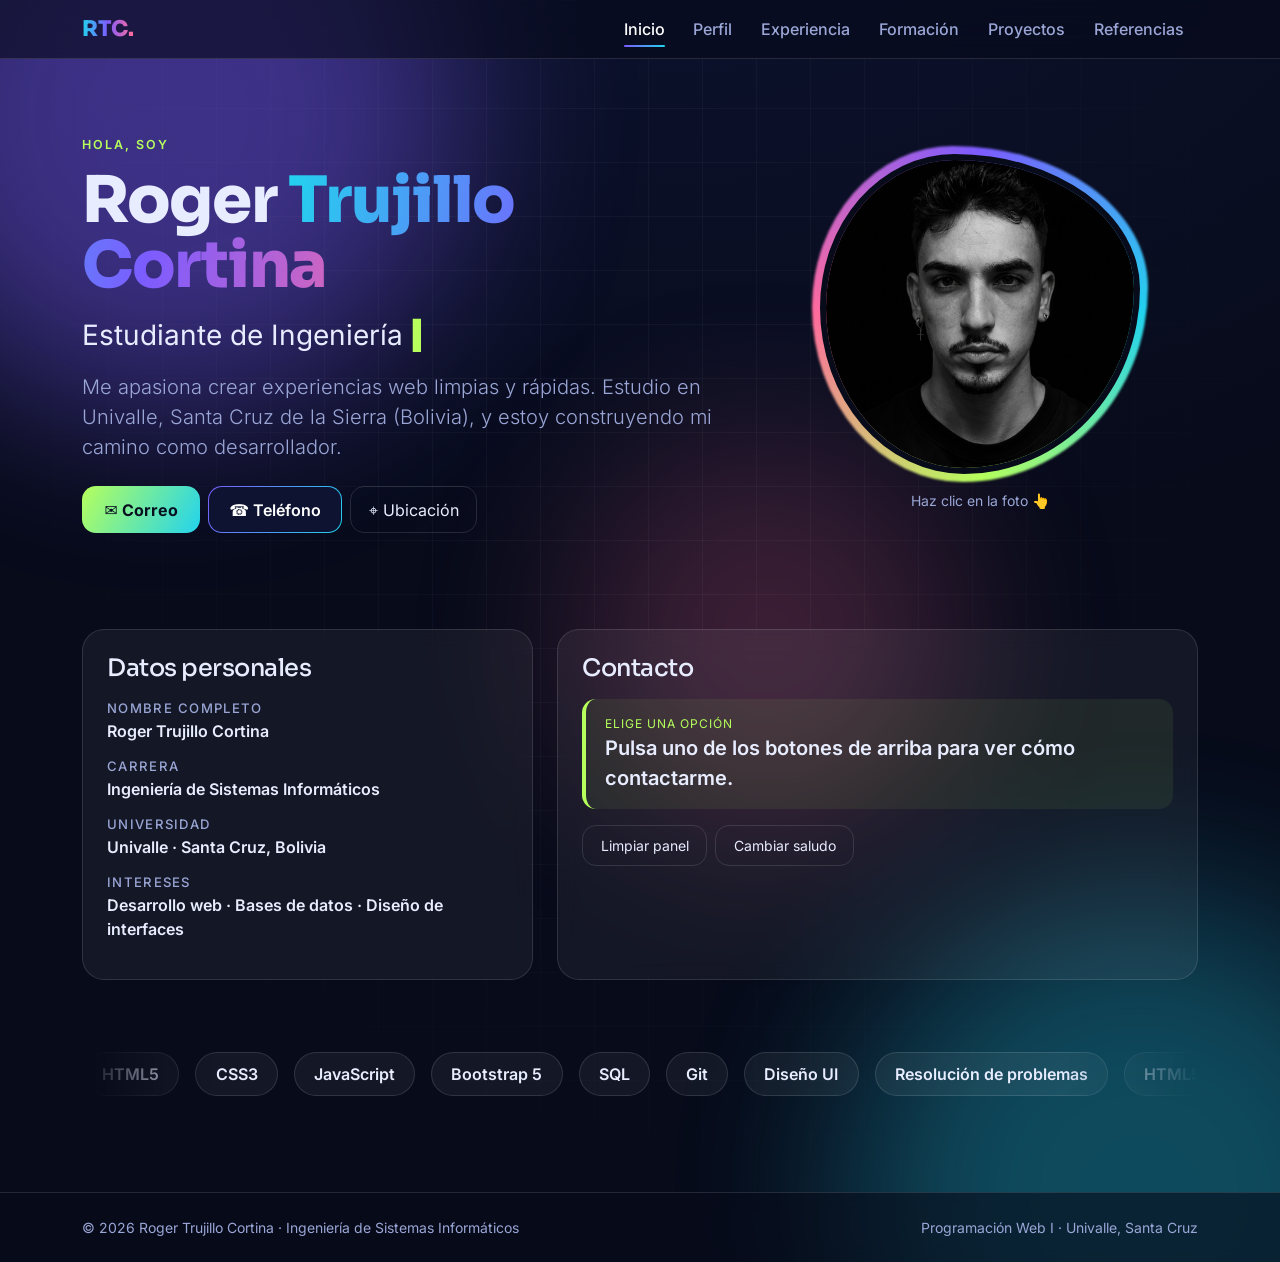
<file: index.html>
<!DOCTYPE html>
<html lang="es" data-bs-theme="dark">
<head>
    <meta charset="UTF-8">
    <meta name="viewport" content="width=device-width, initial-scale=1">
    <meta name="description" content="Perfil profesional de Roger Trujillo Cortina, estudiante de Ingeniería de Sistemas Informáticos.">
    <title>Inicio | Roger Trujillo Cortina</title>
    <link rel="stylesheet" href="css/bootstrap.min.css">
    <link rel="stylesheet" href="css/estilos.css">
</head>
<body>

    <nav class="navbar navbar-expand-lg navbar-glass sticky-top">
        <div class="container">
            <a class="navbar-brand brand" href="index.html">RTC<span>.</span></a>
            <button class="navbar-toggler" type="button" data-bs-toggle="collapse" data-bs-target="#menu" aria-controls="menu" aria-expanded="false" aria-label="Abrir menú">
                <span class="navbar-toggler-icon"></span>
            </button>
            <div class="collapse navbar-collapse" id="menu">
                <ul class="navbar-nav ms-auto">
                    <li class="nav-item"><a class="nav-link" href="index.html">Inicio</a></li>
                    <li class="nav-item"><a class="nav-link" href="perfil.html">Perfil</a></li>
                    <li class="nav-item"><a class="nav-link" href="experiencia.html">Experiencia</a></li>
                    <li class="nav-item"><a class="nav-link" href="formacion.html">Formación</a></li>
                    <li class="nav-item"><a class="nav-link" href="proyectos.html">Proyectos</a></li>
                    <li class="nav-item"><a class="nav-link" href="referencias.html">Referencias</a></li>
                </ul>
            </div>
        </div>
    </nav>

    <header class="container py-5">
        <div class="row align-items-center gx-lg-5 gy-4 py-lg-4">
            <div class="col-lg-7 order-2 order-lg-1">
                <span class="etiqueta reveal">Hola, soy</span>
                <h1 class="display-title display-3 reveal retraso-1" id="nombre">Roger <span class="texto-degradado">Trujillo Cortina</span></h1>
                <p class="fs-3 mt-3 reveal retraso-2"><span id="rol" class="cursor-escritura">Estudiante de Ingeniería de Sistemas</span></p>
                <p class="lead text-suave reveal retraso-2" id="resumen">Me apasiona crear experiencias web limpias y rápidas. Estudio en Univalle, Santa Cruz de la Sierra (Bolivia), y estoy construyendo mi camino como desarrollador.</p>
                <div class="d-flex flex-wrap gap-2 mt-4 reveal retraso-3">
                    <!-- Forma 1 de evento: atributo HTML (onclick en la etiqueta) -->
                    <button class="btn btn-solido" id="btnCorreo" onclick="mostrarContacto('correo')">✉ Correo</button>
                    <!-- Forma 2 de evento: propiedad .onclick (se asigna en index.js) -->
                    <button class="btn btn-neon" id="btnTelefono">☎ Teléfono</button>
                    <!-- Forma 3 de evento: addEventListener (se asigna en index.js) -->
                    <button class="btn btn-fantasma" id="btnUbicacion">⌖ Ubicación</button>
                </div>
            </div>
            <div class="col-lg-5 order-1 order-lg-2 text-center reveal">
                <div class="foto-marco" id="fotoMarco" title="Haz clic en mi foto">
                    <img src="img/foto-roger.jpg" alt="Foto de Roger Trujillo Cortina" id="fotoPerfil" width="600" height="600">
                </div>
                <p class="small text-suave mt-3 mb-0" id="pieFoto">Haz clic en la foto 👆</p>
            </div>
        </div>
    </header>

    <section class="container py-4">
        <div class="row g-4">
            <div class="col-lg-5 reveal">
                <div class="glass p-4 h-100">
                    <h2 class="h4 mb-3">Datos personales</h2>
                    <dl class="lista-datos mb-0">
                        <dt>Nombre completo</dt><dd>Roger Trujillo Cortina</dd>
                        <dt>Carrera</dt><dd>Ingeniería de Sistemas Informáticos</dd>
                        <dt>Universidad</dt><dd>Univalle · Santa Cruz, Bolivia</dd>
                        <dt>Intereses</dt><dd>Desarrollo web · Bases de datos · Diseño de interfaces</dd>
                    </dl>
                </div>
            </div>
            <div class="col-lg-7 reveal retraso-1">
                <div class="glass p-4 h-100">
                    <h2 class="h4 mb-3">Contacto</h2>
                    <div class="panel-contacto" id="panelContacto" aria-live="polite">
                        <div class="via">Elige una opción</div>
                        <div class="fs-5 fw-semibold">Pulsa uno de los botones de arriba para ver cómo contactarme.</div>
                    </div>
                    <div class="d-flex gap-2 mt-3">
                        <button class="btn btn-fantasma btn-sm" id="btnLimpiar">Limpiar panel</button>
                        <button class="btn btn-fantasma btn-sm" id="btnSaludo">Cambiar saludo</button>
                    </div>
                </div>
            </div>
        </div>
    </section>

    <section class="container py-5">
        <div class="marquee reveal">
            <div class="marquee-track" id="marquesina">
                <span>HTML5</span><span>CSS3</span><span>JavaScript</span><span>Bootstrap 5</span><span>SQL</span><span>Git</span><span>Diseño UI</span><span>Resolución de problemas</span>
                <span>HTML5</span><span>CSS3</span><span>JavaScript</span><span>Bootstrap 5</span><span>SQL</span><span>Git</span><span>Diseño UI</span><span>Resolución de problemas</span>
            </div>
        </div>
    </section>

    <footer class="py-4 mt-5">
        <div class="container d-flex flex-column flex-md-row justify-content-between gap-2 small">
            <span>© <span class="anio">2026</span> Roger Trujillo Cortina · Ingeniería de Sistemas Informáticos</span>
            <span>Programación Web I · Univalle, Santa Cruz</span>
        </div>
    </footer>

    <script src="js/bootstrap.bundle.min.js"></script>
    <script src="js/comun.js"></script>
    <script src="js/index.js"></script>
</body>
</html>
</file>
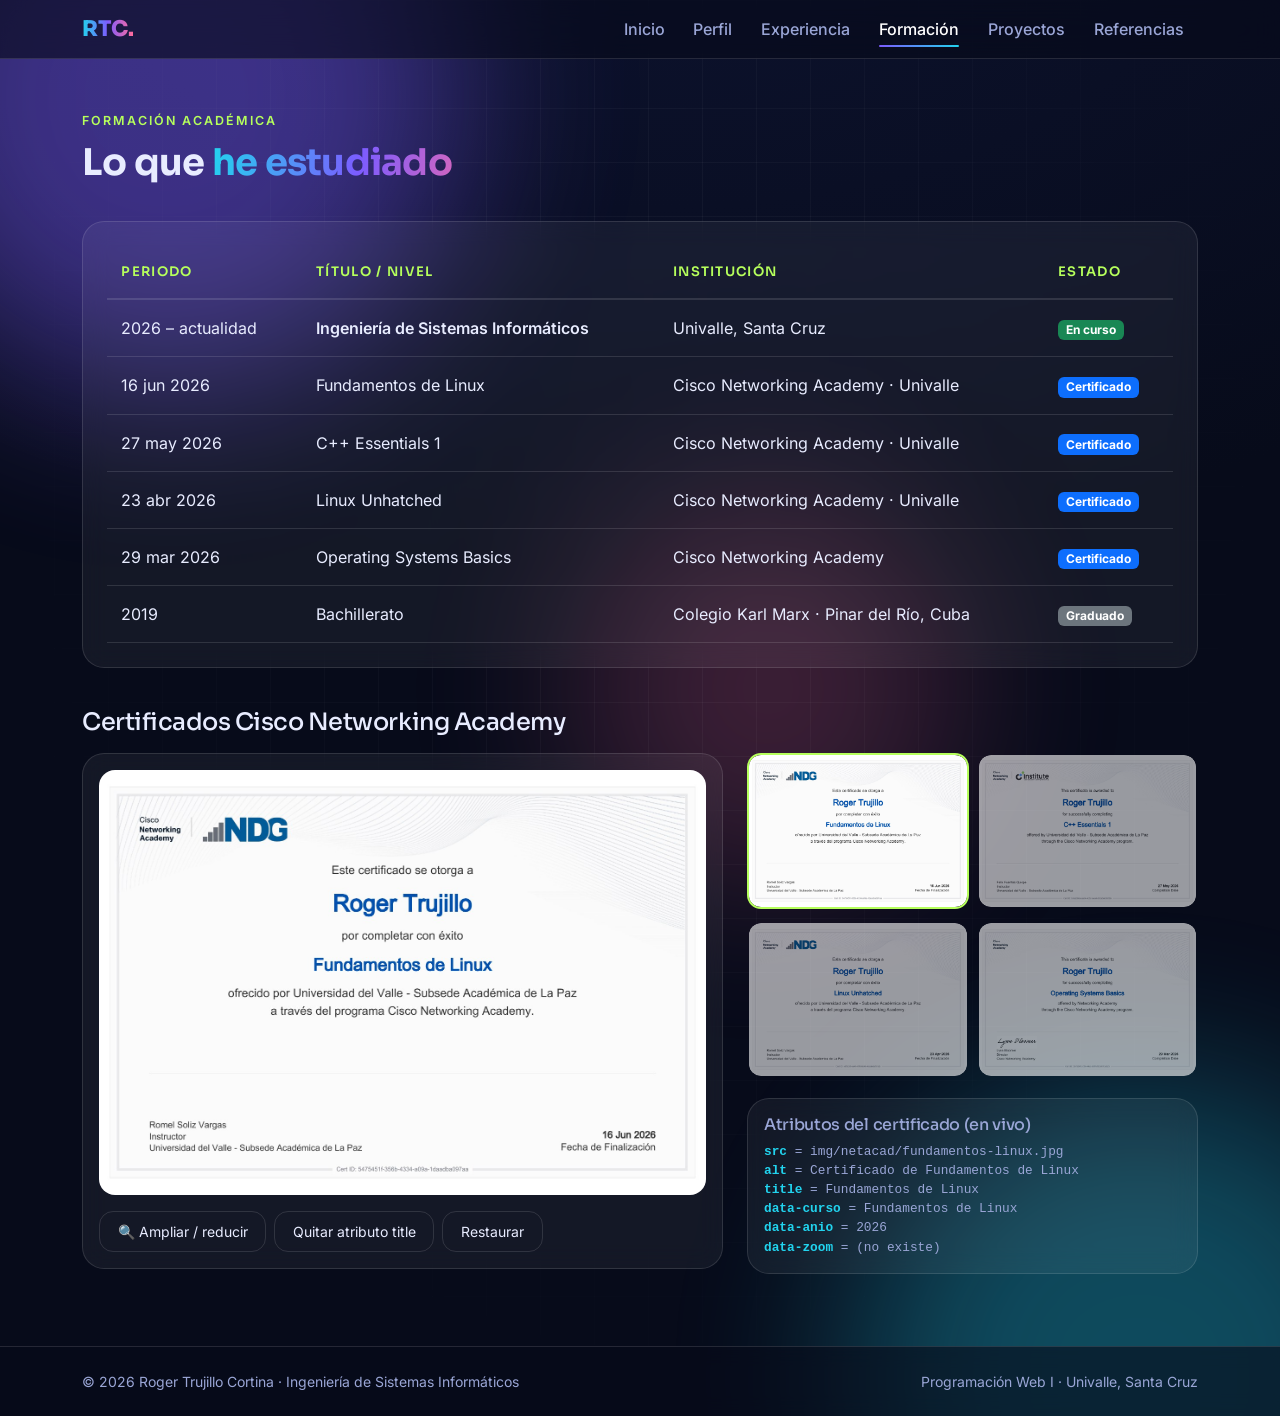
<file: formacion.html>
<!DOCTYPE html>
<html lang="es" data-bs-theme="dark">
<head>
    <meta charset="UTF-8">
    <meta name="viewport" content="width=device-width, initial-scale=1">
    <meta name="description" content="Perfil profesional de Roger Trujillo Cortina, estudiante de Ingeniería de Sistemas Informáticos.">
    <title>Formación académica | Roger Trujillo Cortina</title>
    <link rel="stylesheet" href="css/bootstrap.min.css">
    <link rel="stylesheet" href="css/estilos.css">
</head>
<body>

    <nav class="navbar navbar-expand-lg navbar-glass sticky-top">
        <div class="container">
            <a class="navbar-brand brand" href="index.html">RTC<span>.</span></a>
            <button class="navbar-toggler" type="button" data-bs-toggle="collapse" data-bs-target="#menu" aria-controls="menu" aria-expanded="false" aria-label="Abrir menú">
                <span class="navbar-toggler-icon"></span>
            </button>
            <div class="collapse navbar-collapse" id="menu">
                <ul class="navbar-nav ms-auto">
                    <li class="nav-item"><a class="nav-link" href="index.html">Inicio</a></li>
                    <li class="nav-item"><a class="nav-link" href="perfil.html">Perfil</a></li>
                    <li class="nav-item"><a class="nav-link" href="experiencia.html">Experiencia</a></li>
                    <li class="nav-item"><a class="nav-link" href="formacion.html">Formación</a></li>
                    <li class="nav-item"><a class="nav-link" href="proyectos.html">Proyectos</a></li>
                    <li class="nav-item"><a class="nav-link" href="referencias.html">Referencias</a></li>
                </ul>
            </div>
        </div>
    </nav>

    <header class="container pt-5 pb-3">
        <span class="etiqueta">Formación académica</span>
        <h1 class="display-title titulo-seccion display-5">Lo que <span class="texto-degradado">he estudiado</span></h1>
    </header>

    <section class="container py-3">
        <div class="glass p-2 p-md-4 reveal">
            <div class="table-responsive">
                <table class="table table-hover tabla-vidrio">
                    <thead><tr><th>Periodo</th><th>Título / Nivel</th><th>Institución</th><th>Estado</th></tr></thead>
                    <tbody>
                        <tr><td>2026 – actualidad</td><td class="fw-semibold">Ingeniería de Sistemas Informáticos</td><td>Univalle, Santa Cruz</td><td><span class="badge text-bg-success">En curso</span></td></tr>
                        <tr><td>16 jun 2026</td><td>Fundamentos de Linux</td><td>Cisco Networking Academy · Univalle</td><td><span class="badge text-bg-primary">Certificado</span></td></tr>
                        <tr><td>27 may 2026</td><td>C++ Essentials 1</td><td>Cisco Networking Academy · Univalle</td><td><span class="badge text-bg-primary">Certificado</span></td></tr>
                        <tr><td>23 abr 2026</td><td>Linux Unhatched</td><td>Cisco Networking Academy · Univalle</td><td><span class="badge text-bg-primary">Certificado</span></td></tr>
                        <tr><td>29 mar 2026</td><td>Operating Systems Basics</td><td>Cisco Networking Academy</td><td><span class="badge text-bg-primary">Certificado</span></td></tr>
                        <tr><td>2019</td><td>Bachillerato</td><td>Colegio Karl Marx · Pinar del Río, Cuba</td><td><span class="badge text-bg-secondary">Graduado</span></td></tr>
                    </tbody>
                </table>
            </div>
        </div>
    </section>

    <section class="container py-4">
        <h2 class="h4 mb-3 reveal">Certificados Cisco Networking Academy</h2>
        <div class="row g-4">
            <div class="col-lg-7 reveal">
                <div class="glass p-3 visor">
                    <img src="img/netacad/fundamentos-linux.jpg" alt="Certificado de Fundamentos de Linux" title="Fundamentos de Linux" id="certImg" data-curso="Fundamentos de Linux" data-anio="2026">
                    <div class="d-flex flex-wrap gap-2 mt-3">
                        <button class="btn btn-fantasma btn-sm" id="btnZoom">🔍 Ampliar / reducir</button>
                        <button class="btn btn-fantasma btn-sm" id="btnQuitarTitle">Quitar atributo title</button>
                        <button class="btn btn-fantasma btn-sm" id="btnRestaurar">Restaurar</button>
                    </div>
                </div>
            </div>
            <div class="col-lg-5 reveal retraso-1">
                <div class="row g-2 mb-3" id="miniaturas">
                    <div class="col-6"><button class="miniatura activa" data-src="img/netacad/fundamentos-linux.jpg" data-curso="Fundamentos de Linux" data-anio="2026" aria-label="Fundamentos de Linux"><img src="img/netacad/fundamentos-linux.jpg" alt="Miniatura Fundamentos de Linux"></button></div>
                    <div class="col-6"><button class="miniatura" data-src="img/netacad/cpp-essentials-1.jpg" data-curso="C++ Essentials 1" data-anio="2026" aria-label="C++ Essentials 1"><img src="img/netacad/cpp-essentials-1.jpg" alt="Miniatura C++ Essentials 1"></button></div>
                    <div class="col-6"><button class="miniatura" data-src="img/netacad/linux-unhatched.jpg" data-curso="Linux Unhatched" data-anio="2026" aria-label="Linux Unhatched"><img src="img/netacad/linux-unhatched.jpg" alt="Miniatura Linux Unhatched"></button></div>
                    <div class="col-6"><button class="miniatura" data-src="img/netacad/os-basics.jpg" data-curso="Operating Systems Basics" data-anio="2026" aria-label="Operating Systems Basics"><img src="img/netacad/os-basics.jpg" alt="Miniatura Operating Systems Basics"></button></div>
                </div>
                <div class="glass p-3">
                    <h3 class="h6 text-suave mb-2">Atributos del certificado (en vivo)</h3>
                    <div class="info-attr" id="infoAttr"></div>
                </div>
            </div>
        </div>
    </section>

    <footer class="py-4 mt-5">
        <div class="container d-flex flex-column flex-md-row justify-content-between gap-2 small">
            <span>© <span class="anio">2026</span> Roger Trujillo Cortina · Ingeniería de Sistemas Informáticos</span>
            <span>Programación Web I · Univalle, Santa Cruz</span>
        </div>
    </footer>

    <script src="js/bootstrap.bundle.min.js"></script>
    <script src="js/comun.js"></script>
    <script src="js/formacion.js"></script>
</body>
</html>
</file>
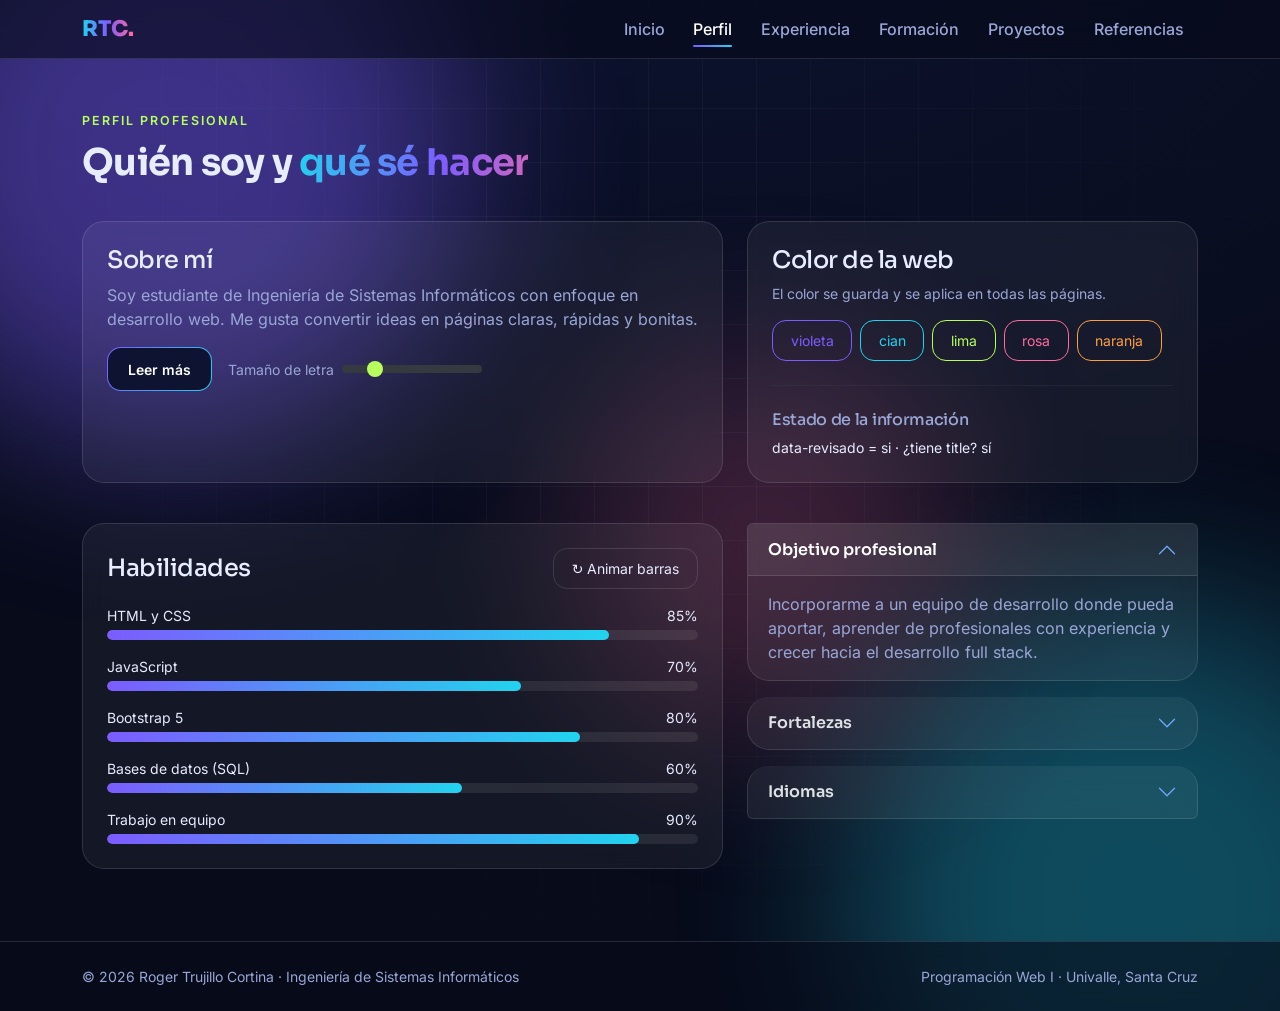
<file: perfil.html>
<!DOCTYPE html>
<html lang="es" data-bs-theme="dark">
<head>
    <meta charset="UTF-8">
    <meta name="viewport" content="width=device-width, initial-scale=1">
    <meta name="description" content="Perfil profesional de Roger Trujillo Cortina, estudiante de Ingeniería de Sistemas Informáticos.">
    <title>Perfil profesional | Roger Trujillo Cortina</title>
    <link rel="stylesheet" href="css/bootstrap.min.css">
    <link rel="stylesheet" href="css/estilos.css">
</head>
<body>

    <nav class="navbar navbar-expand-lg navbar-glass sticky-top">
        <div class="container">
            <a class="navbar-brand brand" href="index.html">RTC<span>.</span></a>
            <button class="navbar-toggler" type="button" data-bs-toggle="collapse" data-bs-target="#menu" aria-controls="menu" aria-expanded="false" aria-label="Abrir menú">
                <span class="navbar-toggler-icon"></span>
            </button>
            <div class="collapse navbar-collapse" id="menu">
                <ul class="navbar-nav ms-auto">
                    <li class="nav-item"><a class="nav-link" href="index.html">Inicio</a></li>
                    <li class="nav-item"><a class="nav-link" href="perfil.html">Perfil</a></li>
                    <li class="nav-item"><a class="nav-link" href="experiencia.html">Experiencia</a></li>
                    <li class="nav-item"><a class="nav-link" href="formacion.html">Formación</a></li>
                    <li class="nav-item"><a class="nav-link" href="proyectos.html">Proyectos</a></li>
                    <li class="nav-item"><a class="nav-link" href="referencias.html">Referencias</a></li>
                </ul>
            </div>
        </div>
    </nav>

    <header class="container pt-5 pb-3">
        <span class="etiqueta">Perfil profesional</span>
        <h1 class="display-title titulo-seccion display-5">Quién soy y <span class="texto-degradado">qué sé hacer</span></h1>
    </header>

    <section class="container py-3">
        <div class="row g-4">
            <div class="col-lg-7 reveal">
                <div class="glass p-4 h-100">
                    <h2 class="h4">Sobre mí</h2>
                    <p id="bio" class="text-suave">Soy estudiante de Ingeniería de Sistemas Informáticos con enfoque en desarrollo web. Me gusta convertir ideas en páginas claras, rápidas y bonitas.</p>
                    <p id="bioExtra" class="text-suave oculto">Disfruto aprender haciendo: cada práctica de la universidad la trato como un mini proyecto de portafolio. Trabajo bien en equipo, me adapto rápido a nuevas herramientas y busco siempre entender el porqué de las cosas, no solo copiar el cómo.</p>
                    <div class="d-flex flex-wrap align-items-center gap-3 mt-3">
                        <button class="btn btn-neon btn-sm" id="btnLeer">Leer más</button>
                        <label class="d-flex align-items-center gap-2 small text-suave mb-0">Tamaño de letra
                            <input type="range" class="form-range" id="rangoLetra" min="14" max="24" value="16" style="width:140px">
                        </label>
                    </div>
                </div>
            </div>
            <div class="col-lg-5 reveal retraso-1">
                <div class="glass p-4 h-100">
                    <h2 class="h4">Color de la web</h2>
                    <p class="small text-suave">El color se guarda y se aplica en todas las páginas.</p>
                    <div class="d-flex gap-2 flex-wrap" id="paleta"></div>
                    <hr class="border-secondary-subtle my-4">
                    <h2 class="h6 text-suave">Estado de la información</h2>
                    <p class="mb-0 small" id="estadoAttr">—</p>
                </div>
            </div>
        </div>
    </section>

    <section class="container py-4">
        <div class="row g-4">
            <div class="col-lg-7 reveal">
                <div class="glass p-4">
                    <div class="d-flex justify-content-between align-items-center mb-3">
                        <h2 class="h4 mb-0">Habilidades</h2>
                        <button class="btn btn-fantasma btn-sm" id="btnAnimar">↻ Animar barras</button>
                    </div>
                    <div id="habilidades">
                        <div class="mb-3"><div class="d-flex justify-content-between small mb-1"><span>HTML y CSS</span><span class="valor">0%</span></div><div class="progress"><div class="progress-bar" data-nivel="85"></div></div></div>
                        <div class="mb-3"><div class="d-flex justify-content-between small mb-1"><span>JavaScript</span><span class="valor">0%</span></div><div class="progress"><div class="progress-bar" data-nivel="70"></div></div></div>
                        <div class="mb-3"><div class="d-flex justify-content-between small mb-1"><span>Bootstrap 5</span><span class="valor">0%</span></div><div class="progress"><div class="progress-bar" data-nivel="80"></div></div></div>
                        <div class="mb-3"><div class="d-flex justify-content-between small mb-1"><span>Bases de datos (SQL)</span><span class="valor">0%</span></div><div class="progress"><div class="progress-bar" data-nivel="60"></div></div></div>
                        <div><div class="d-flex justify-content-between small mb-1"><span>Trabajo en equipo</span><span class="valor">0%</span></div><div class="progress"><div class="progress-bar" data-nivel="90"></div></div></div>
                    </div>
                </div>
            </div>
            <div class="col-lg-5 reveal retraso-1">
                <div class="accordion" id="acordeon">
                    <div class="accordion-item glass mb-3">
                        <h2 class="accordion-header"><button class="accordion-button" type="button" data-bs-toggle="collapse" data-bs-target="#c1">Objetivo profesional</button></h2>
                        <div id="c1" class="accordion-collapse collapse show" data-bs-parent="#acordeon"><div class="accordion-body text-suave">Incorporarme a un equipo de desarrollo donde pueda aportar, aprender de profesionales con experiencia y crecer hacia el desarrollo full stack.</div></div>
                    </div>
                    <div class="accordion-item glass mb-3">
                        <h2 class="accordion-header"><button class="accordion-button collapsed" type="button" data-bs-toggle="collapse" data-bs-target="#c2">Fortalezas</button></h2>
                        <div id="c2" class="accordion-collapse collapse" data-bs-parent="#acordeon"><div class="accordion-body"><ul class="mb-0 text-suave" id="listaFortalezas"><li>Aprendizaje rápido</li><li>Orden y responsabilidad</li><li>Comunicación clara</li></ul></div></div>
                    </div>
                    <div class="accordion-item glass">
                        <h2 class="accordion-header"><button class="accordion-button collapsed" type="button" data-bs-toggle="collapse" data-bs-target="#c3">Idiomas</button></h2>
                        <div id="c3" class="accordion-collapse collapse" data-bs-parent="#acordeon"><div class="accordion-body text-suave">Español (nativo) · Inglés (técnico, lectura de documentación)</div></div>
                    </div>
                </div>
            </div>
        </div>
    </section>

    <footer class="py-4 mt-5">
        <div class="container d-flex flex-column flex-md-row justify-content-between gap-2 small">
            <span>© <span class="anio">2026</span> Roger Trujillo Cortina · Ingeniería de Sistemas Informáticos</span>
            <span>Programación Web I · Univalle, Santa Cruz</span>
        </div>
    </footer>

    <script src="js/bootstrap.bundle.min.js"></script>
    <script src="js/comun.js"></script>
    <script src="js/perfil.js"></script>
</body>
</html>
</file>
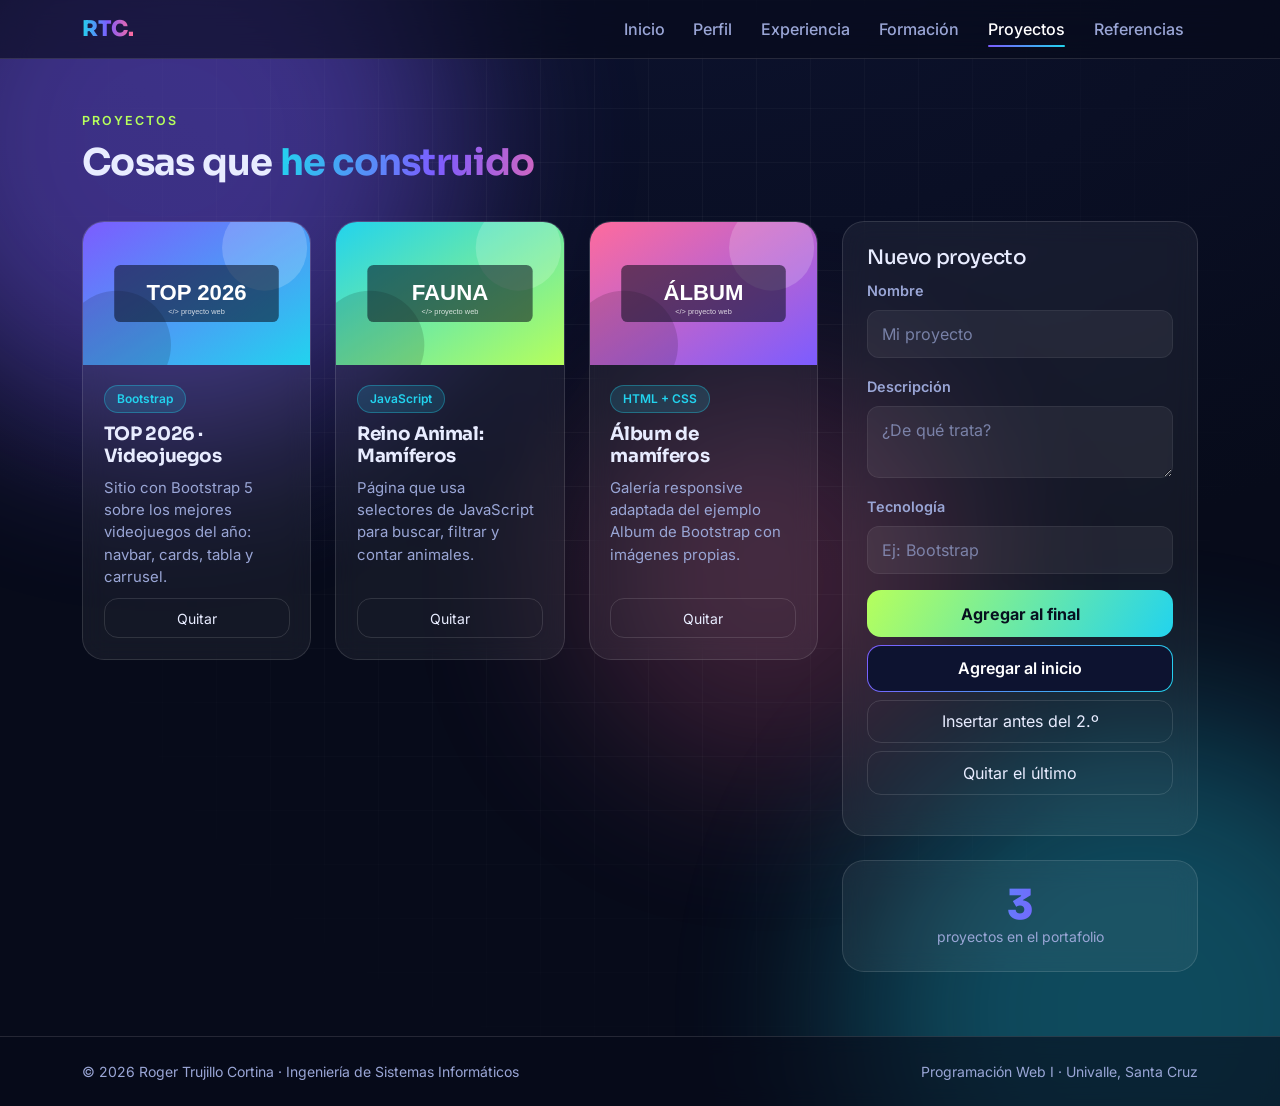
<file: proyectos.html>
<!DOCTYPE html>
<html lang="es" data-bs-theme="dark">
<head>
    <meta charset="UTF-8">
    <meta name="viewport" content="width=device-width, initial-scale=1">
    <meta name="description" content="Perfil profesional de Roger Trujillo Cortina, estudiante de Ingeniería de Sistemas Informáticos.">
    <title>Proyectos | Roger Trujillo Cortina</title>
    <link rel="stylesheet" href="css/bootstrap.min.css">
    <link rel="stylesheet" href="css/estilos.css">
</head>
<body>

    <nav class="navbar navbar-expand-lg navbar-glass sticky-top">
        <div class="container">
            <a class="navbar-brand brand" href="index.html">RTC<span>.</span></a>
            <button class="navbar-toggler" type="button" data-bs-toggle="collapse" data-bs-target="#menu" aria-controls="menu" aria-expanded="false" aria-label="Abrir menú">
                <span class="navbar-toggler-icon"></span>
            </button>
            <div class="collapse navbar-collapse" id="menu">
                <ul class="navbar-nav ms-auto">
                    <li class="nav-item"><a class="nav-link" href="index.html">Inicio</a></li>
                    <li class="nav-item"><a class="nav-link" href="perfil.html">Perfil</a></li>
                    <li class="nav-item"><a class="nav-link" href="experiencia.html">Experiencia</a></li>
                    <li class="nav-item"><a class="nav-link" href="formacion.html">Formación</a></li>
                    <li class="nav-item"><a class="nav-link" href="proyectos.html">Proyectos</a></li>
                    <li class="nav-item"><a class="nav-link" href="referencias.html">Referencias</a></li>
                </ul>
            </div>
        </div>
    </nav>

    <header class="container pt-5 pb-3">
        <span class="etiqueta">Proyectos</span>
        <h1 class="display-title titulo-seccion display-5">Cosas que <span class="texto-degradado">he construido</span></h1>
    </header>

    <section class="container py-3">
        <div class="row g-4">
            <div class="col-lg-8">
                <div class="row g-4" id="listaProy">
                <div class="col-md-6 col-xl-4 item-proyecto">
                    <div class="glass proy-card"><img src="img/proy1.svg" alt="TOP 2026 · Videojuegos"><div class="card-body"><span class="insignia-tec">Bootstrap</span><h3 class="card-title">TOP 2026 · Videojuegos</h3><p class="card-text">Sitio con Bootstrap 5 sobre los mejores videojuegos del año: navbar, cards, tabla y carrusel.</p><button class="btn btn-fantasma btn-sm btn-quitar">Quitar</button></div></div>
                </div>
                <div class="col-md-6 col-xl-4 item-proyecto">
                    <div class="glass proy-card"><img src="img/proy2.svg" alt="Reino Animal: Mamíferos"><div class="card-body"><span class="insignia-tec">JavaScript</span><h3 class="card-title">Reino Animal: Mamíferos</h3><p class="card-text">Página que usa selectores de JavaScript para buscar, filtrar y contar animales.</p><button class="btn btn-fantasma btn-sm btn-quitar">Quitar</button></div></div>
                </div>
                <div class="col-md-6 col-xl-4 item-proyecto">
                    <div class="glass proy-card"><img src="img/proy3.svg" alt="Álbum de mamíferos"><div class="card-body"><span class="insignia-tec">HTML + CSS</span><h3 class="card-title">Álbum de mamíferos</h3><p class="card-text">Galería responsive adaptada del ejemplo Album de Bootstrap con imágenes propias.</p><button class="btn btn-fantasma btn-sm btn-quitar">Quitar</button></div></div>
                </div>
                </div>
                <p class="text-suave text-center mt-4 oculto" id="vacio">No hay proyectos. ¡Agrega uno nuevo! →</p>
            </div>
            <div class="col-lg-4">
                <div class="glass p-4 reveal">
                    <h2 class="h5">Nuevo proyecto</h2>
                    <form id="formProy" novalidate>
                        <div class="mb-3"><label class="form-label" for="pNombre">Nombre</label><input class="form-control" id="pNombre" required placeholder="Mi proyecto"></div>
                        <div class="mb-3"><label class="form-label" for="pDesc">Descripción</label><textarea class="form-control" id="pDesc" rows="2" placeholder="¿De qué trata?"></textarea></div>
                        <div class="mb-3"><label class="form-label" for="pTec">Tecnología</label><input class="form-control" id="pTec" placeholder="Ej: Bootstrap"></div>
                        <div class="d-grid gap-2">
                            <button type="submit" class="btn btn-solido">Agregar al final</button>
                            <button type="button" class="btn btn-neon" id="btnPrimero">Agregar al inicio</button>
                            <button type="button" class="btn btn-fantasma" id="btnEntre">Insertar antes del 2.º</button>
                            <button type="button" class="btn btn-fantasma" id="btnQuitarUltimo">Quitar el último</button>
                        </div>
                    </form>
                    <div class="small mt-3" id="msgProy"></div>
                </div>
                <div class="glass p-4 mt-4 text-center reveal retraso-1">
                    <div class="contador-grande texto-degradado" id="totalProy">3</div>
                    <div class="text-suave small">proyectos en el portafolio</div>
                </div>
            </div>
        </div>
    </section>

    <footer class="py-4 mt-5">
        <div class="container d-flex flex-column flex-md-row justify-content-between gap-2 small">
            <span>© <span class="anio">2026</span> Roger Trujillo Cortina · Ingeniería de Sistemas Informáticos</span>
            <span>Programación Web I · Univalle, Santa Cruz</span>
        </div>
    </footer>

    <script src="js/bootstrap.bundle.min.js"></script>
    <script src="js/comun.js"></script>
    <script src="js/proyectos.js"></script>
</body>
</html>
</file>
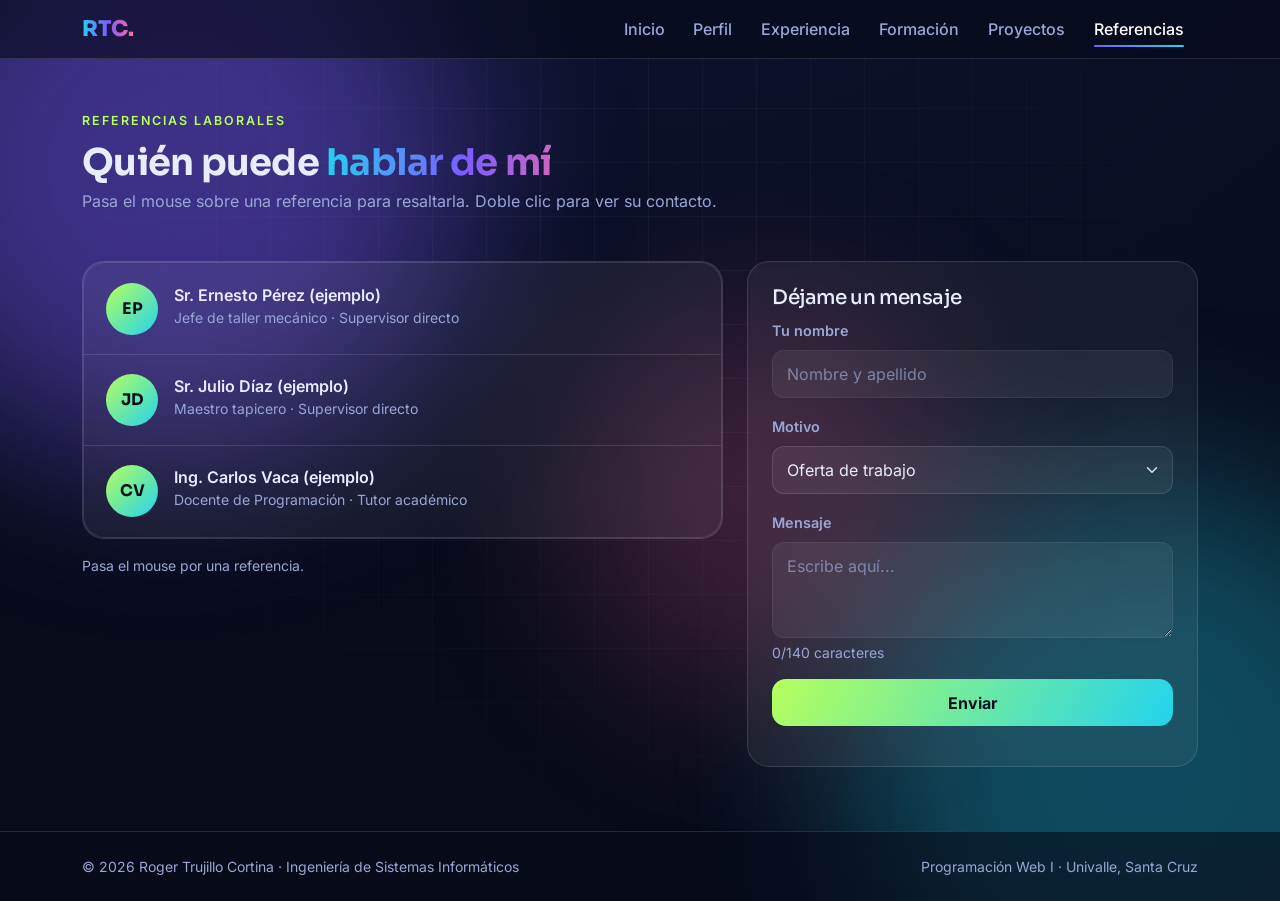
<file: referencias.html>
<!DOCTYPE html>
<html lang="es" data-bs-theme="dark">
<head>
    <meta charset="UTF-8">
    <meta name="viewport" content="width=device-width, initial-scale=1">
    <meta name="description" content="Perfil profesional de Roger Trujillo Cortina, estudiante de Ingeniería de Sistemas Informáticos.">
    <title>Referencias laborales | Roger Trujillo Cortina</title>
    <link rel="stylesheet" href="css/bootstrap.min.css">
    <link rel="stylesheet" href="css/estilos.css">
</head>
<body>

    <nav class="navbar navbar-expand-lg navbar-glass sticky-top">
        <div class="container">
            <a class="navbar-brand brand" href="index.html">RTC<span>.</span></a>
            <button class="navbar-toggler" type="button" data-bs-toggle="collapse" data-bs-target="#menu" aria-controls="menu" aria-expanded="false" aria-label="Abrir menú">
                <span class="navbar-toggler-icon"></span>
            </button>
            <div class="collapse navbar-collapse" id="menu">
                <ul class="navbar-nav ms-auto">
                    <li class="nav-item"><a class="nav-link" href="index.html">Inicio</a></li>
                    <li class="nav-item"><a class="nav-link" href="perfil.html">Perfil</a></li>
                    <li class="nav-item"><a class="nav-link" href="experiencia.html">Experiencia</a></li>
                    <li class="nav-item"><a class="nav-link" href="formacion.html">Formación</a></li>
                    <li class="nav-item"><a class="nav-link" href="proyectos.html">Proyectos</a></li>
                    <li class="nav-item"><a class="nav-link" href="referencias.html">Referencias</a></li>
                </ul>
            </div>
        </div>
    </nav>

    <header class="container pt-5 pb-3">
        <span class="etiqueta">Referencias laborales</span>
        <h1 class="display-title titulo-seccion display-5">Quién puede <span class="texto-degradado">hablar de mí</span></h1>
        <p class="text-suave">Pasa el mouse sobre una referencia para resaltarla. Doble clic para ver su contacto.</p>
    </header>

    <section class="container py-3">
        <div class="row g-4">
            <div class="col-lg-7 reveal">
                <ul class="list-group glass" id="listaRef">
                    <!-- REFERENCIAS DE EJEMPLO: para cambiarlas, edita nombre, cargo, relación y contacto en cada <li>, o borra el <li> completo. -->
                    <li class="list-group-item ref-item d-flex gap-3 align-items-start">
                        <div class="avatar-ref">EP</div>
                        <div><div class="fw-semibold">Sr. Ernesto Pérez (ejemplo)</div><div class="small text-suave">Jefe de taller mecánico · Supervisor directo</div><div class="contacto-ref">ernesto.perez@ejemplo.com · +591 7000 0001</div></div>
                    </li>
                    <li class="list-group-item ref-item d-flex gap-3 align-items-start">
                        <div class="avatar-ref">JD</div>
                        <div><div class="fw-semibold">Sr. Julio Díaz (ejemplo)</div><div class="small text-suave">Maestro tapicero · Supervisor directo</div><div class="contacto-ref">julio.diaz@ejemplo.com · +591 7000 0002</div></div>
                    </li>
                    <li class="list-group-item ref-item d-flex gap-3 align-items-start">
                        <div class="avatar-ref">CV</div>
                        <div><div class="fw-semibold">Ing. Carlos Vaca (ejemplo)</div><div class="small text-suave">Docente de Programación · Tutor académico</div><div class="contacto-ref">carlos.vaca@ejemplo.com · +591 7000 0003</div></div>
                    </li>
                </ul>
                <p class="small text-suave mt-3" id="estadoRef">Pasa el mouse por una referencia.</p>
            </div>
            <div class="col-lg-5 reveal retraso-1">
                <div class="glass p-4">
                    <h2 class="h5">Déjame un mensaje</h2>
                    <form id="formMsg" novalidate>
                        <div class="mb-3"><label class="form-label" for="mNombre">Tu nombre</label><input class="form-control" id="mNombre" placeholder="Nombre y apellido"></div>
                        <div class="mb-3"><label class="form-label" for="mMotivo">Motivo</label><select class="form-select" id="mMotivo"><option value="oferta">Oferta de trabajo</option><option value="proyecto">Proyecto en conjunto</option><option value="consulta">Consulta</option></select></div>
                        <div class="mb-1"><label class="form-label" for="mTexto">Mensaje</label><textarea class="form-control" id="mTexto" rows="3" maxlength="140" placeholder="Escribe aquí..."></textarea></div>
                        <div class="small text-suave mb-3"><span id="contChars">0</span>/140 caracteres</div>
                        <button type="submit" class="btn btn-solido w-100">Enviar</button>
                    </form>
                    <div id="resultadoMsg" class="mt-3"></div>
                </div>
            </div>
        </div>
    </section>

    <footer class="py-4 mt-5">
        <div class="container d-flex flex-column flex-md-row justify-content-between gap-2 small">
            <span>© <span class="anio">2026</span> Roger Trujillo Cortina · Ingeniería de Sistemas Informáticos</span>
            <span>Programación Web I · Univalle, Santa Cruz</span>
        </div>
    </footer>

    <script src="js/bootstrap.bundle.min.js"></script>
    <script src="js/comun.js"></script>
    <script src="js/referencias.js"></script>
</body>
</html>
</file>
<file: css/estilos.css>
/* =========================================================
   Perfil profesional - Roger Trujillo Cortina
   Estilos propios (se cargan después de Bootstrap 5.3.8)
   ========================================================= */

/* ---------- Fuentes locales (carpeta /fonts) ---------- */
@font-face {
    font-family: "Sora";
    src: url("../fonts/sora-latin-wght-normal.woff2") format("woff2");
    font-weight: 100 800;
    font-display: swap;
}
@font-face {
    font-family: "Inter";
    src: url("../fonts/inter-latin-wght-normal.woff2") format("woff2");
    font-weight: 100 900;
    font-display: swap;
}

/* ---------- Variables de color (el color de acento se cambia desde JS) ---------- */
:root {
    --fondo: #070b1a;
    --fondo-2: #0d1330;
    --texto: #e8ecff;
    --suave: #9aa6d6;
    --acento: #7c5cff;
    --acento-2: #22d3ee;
    --acento-3: #b6ff5c;
    --rosa: #ff6b9d;
    --vidrio: rgba(255, 255, 255, 0.055);
    --borde: rgba(255, 255, 255, 0.12);
    --radio: 22px;
}

/* ---------- Base ---------- */
html { scroll-behavior: smooth; }
body {
    font-family: "Inter", system-ui, sans-serif;
    background: var(--fondo);
    color: var(--texto);
    min-height: 100vh;
    overflow-x: hidden;
    animation: entrada-pagina 0.7s ease both;
}
h1, h2, h3, h4, h5, .brand, .display-title {
    font-family: "Sora", "Inter", sans-serif;
    letter-spacing: -0.02em;
}
a { color: var(--acento-2); text-decoration: none; }
a:hover { color: var(--acento-3); }
.text-suave { color: var(--suave) !important; }
::selection { background: var(--acento); color: #fff; }

@keyframes entrada-pagina {
    from { opacity: 0; transform: translateY(14px); }
    to   { opacity: 1; transform: none; }
}

/* ---------- Fondo aurora animado ---------- */
.aurora {
    position: fixed;
    inset: 0;
    z-index: -1;
    overflow: hidden;
    background: radial-gradient(1200px 700px at 50% -10%, var(--fondo-2), var(--fondo));
}
.aurora span {
    position: absolute;
    width: 46vmax;
    height: 46vmax;
    border-radius: 50%;
    filter: blur(90px);
    opacity: 0.45;
    animation: flotar 22s ease-in-out infinite alternate;
    will-change: transform;
}
.aurora span:nth-child(1) { background: var(--acento);   top: -14%; left: -10%; }
.aurora span:nth-child(2) { background: var(--acento-2); bottom: -18%; right: -12%; animation-duration: 28s; opacity: 0.32; }
.aurora span:nth-child(3) { background: var(--rosa);     top: 35%; left: 45%; width: 30vmax; height: 30vmax; animation-duration: 34s; opacity: 0.22; }
.aurora::after {               /* cuadrícula sutil encima del degradado */
    content: "";
    position: absolute;
    inset: 0;
    background-image:
        linear-gradient(rgba(255,255,255,.035) 1px, transparent 1px),
        linear-gradient(90deg, rgba(255,255,255,.035) 1px, transparent 1px);
    background-size: 54px 54px;
    mask-image: radial-gradient(ellipse at 50% 30%, #000 20%, transparent 75%);
}
@keyframes flotar {
    from { transform: translate(0, 0) scale(1); }
    to   { transform: translate(8vmax, 6vmax) scale(1.2); }
}


/* ---------- Navbar de vidrio ---------- */
.navbar-glass {
    background: rgba(7, 11, 26, 0.62);
    backdrop-filter: blur(16px);
    -webkit-backdrop-filter: blur(16px);
    border-bottom: 1px solid var(--borde);
}
.brand {
    font-weight: 800;
    font-size: 1.35rem;
    background: linear-gradient(90deg, var(--acento-2), var(--acento), var(--rosa));
    -webkit-background-clip: text;
    background-clip: text;
    color: transparent !important;
}
.navbar .nav-link {
    position: relative;
    color: var(--suave);
    font-weight: 500;
    padding: 0.5rem 0.9rem !important;
    transition: color 0.25s;
}
.navbar .nav-link::after {
    content: "";
    position: absolute;
    left: 0.9rem;
    right: 0.9rem;
    bottom: 2px;
    height: 2px;
    border-radius: 2px;
    background: linear-gradient(90deg, var(--acento), var(--acento-2));
    transform: scaleX(0);
    transform-origin: left;
    transition: transform 0.3s;
}
.navbar .nav-link:hover, .navbar .nav-link.active { color: #fff; }
.navbar .nav-link:hover::after, .navbar .nav-link.active::after { transform: scaleX(1); }
.navbar-toggler { border-color: var(--borde); }
@media (max-width: 991.98px) {
    .navbar-collapse { padding: 0.6rem 0 1rem; }
}

/* ---------- Texto con degradado animado ---------- */
.texto-degradado {
    background: linear-gradient(100deg, var(--acento-2), var(--acento), var(--rosa), var(--acento-3), var(--acento-2));
    background-size: 250% 100%;
    -webkit-background-clip: text;
    background-clip: text;
    color: transparent;
    animation: mover-degradado 8s linear infinite;
}
@keyframes mover-degradado { to { background-position: 250% 0; } }
.display-title { font-weight: 800; line-height: 1.02; }
.etiqueta {
    display: inline-block;
    font-size: 0.78rem;
    letter-spacing: 0.16em;
    text-transform: uppercase;
    color: var(--acento-3);
    font-weight: 600;
    margin-bottom: 0.8rem;
}
.titulo-seccion { font-weight: 700; font-size: clamp(1.6rem, 3vw, 2.3rem); }
.cursor-escritura::after {
    content: "▍";
    margin-left: 2px;
    color: var(--acento-3);
    animation: parpadeo 0.9s steps(2) infinite;
}
@keyframes parpadeo { 50% { opacity: 0; } }

/* ---------- Tarjetas de vidrio con brillo que sigue al mouse ---------- */
.glass {
    position: relative;
    background: var(--vidrio);
    border: 1px solid var(--borde);
    border-radius: var(--radio);
    backdrop-filter: blur(12px);
    -webkit-backdrop-filter: blur(12px);
    overflow: hidden;
    transition: transform 0.35s, border-color 0.35s, box-shadow 0.35s;
    color: var(--texto);
}
.glass::before {
    content: "";
    position: absolute;
    inset: 0;
    background: radial-gradient(380px circle at var(--mx, 50%) var(--my, 0%), rgba(255, 255, 255, 0.10), transparent 55%);
    opacity: 0;
    transition: opacity 0.35s;
    pointer-events: none;
}
.glass:hover { transform: translateY(-4px); border-color: color-mix(in srgb, var(--acento) 60%, transparent); box-shadow: 0 18px 50px -18px color-mix(in srgb, var(--acento) 70%, transparent); }
.glass:hover::before { opacity: 1; }
.glass > * { position: relative; }

/* ---------- Animación de aparición al hacer scroll ---------- */
.reveal { opacity: 0; transform: translateY(28px); transition: opacity 0.8s ease, transform 0.8s ease; }
.reveal.visible { opacity: 1; transform: none; }
.reveal.retraso-1 { transition-delay: 0.1s; }
.reveal.retraso-2 { transition-delay: 0.2s; }
.reveal.retraso-3 { transition-delay: 0.3s; }

/* ---------- Botones ---------- */
.btn-neon {
    position: relative;
    border: 1px solid transparent;
    border-radius: 14px;
    padding: 0.65rem 1.25rem;
    font-weight: 600;
    color: #fff;
    background:
        linear-gradient(var(--fondo-2), var(--fondo-2)) padding-box,
        linear-gradient(120deg, var(--acento), var(--acento-2)) border-box;
    transition: transform 0.25s, box-shadow 0.25s;
}
.btn-neon:hover { color: #fff; transform: translateY(-2px); box-shadow: 0 10px 30px -10px var(--acento); }
.btn-neon:active { transform: translateY(0); }
.btn-solido {
    border: 0;
    border-radius: 14px;
    padding: 0.7rem 1.4rem;
    font-weight: 700;
    color: #07101f;
    background: linear-gradient(120deg, var(--acento-3), var(--acento-2));
    transition: transform 0.25s, filter 0.25s;
}
.btn-solido:hover { color: #07101f; transform: translateY(-2px); filter: brightness(1.1); }
.btn-fantasma {
    border: 1px solid var(--borde);
    border-radius: 14px;
    color: var(--texto);
    background: transparent;
    padding: 0.55rem 1.1rem;
    transition: background 0.25s, border-color 0.25s;
}
.btn-fantasma:hover { background: var(--vidrio); border-color: var(--acento-2); color: #fff; }

/* ---------- Foto de perfil con anillo giratorio ---------- */
.foto-marco {
    position: relative;
    width: min(320px, 72vw);
    aspect-ratio: 1;
    margin-inline: auto;
    cursor: pointer;
}
.foto-marco::before {
    content: "";
    position: absolute;
    inset: -8px;
    border-radius: 42% 58% 55% 45% / 48% 42% 58% 52%;
    background: conic-gradient(from 0deg, var(--acento), var(--acento-2), var(--acento-3), var(--rosa), var(--acento));
    animation: girar 7s linear infinite, forma 9s ease-in-out infinite alternate;
    filter: blur(1px);
}
.foto-marco img {
    position: relative;
    width: 100%;
    height: 100%;
    object-fit: cover;
    border-radius: 42% 58% 55% 45% / 48% 42% 58% 52%;
    border: 6px solid var(--fondo);
    animation: forma 9s ease-in-out infinite alternate;
    transition: transform 0.5s;
}
.foto-marco.brillo img { transform: scale(1.04); }
.foto-marco.brillo::before { filter: blur(10px); }
@keyframes girar { to { transform: rotate(360deg); } }
@keyframes forma {
    0%   { border-radius: 42% 58% 55% 45% / 48% 42% 58% 52%; }
    100% { border-radius: 58% 42% 40% 60% / 55% 60% 40% 45%; }
}

/* ---------- Marquesina de tecnologías ---------- */
.marquee { overflow: hidden; mask-image: linear-gradient(90deg, transparent, #000 12%, #000 88%, transparent); }
.marquee-track { display: flex; gap: 1rem; width: max-content; animation: desplazar 28s linear infinite; }
.marquee:hover .marquee-track { animation-play-state: paused; }
.marquee-track span {
    padding: 0.55rem 1.2rem;
    border: 1px solid var(--borde);
    border-radius: 999px;
    background: var(--vidrio);
    font-weight: 600;
    white-space: nowrap;
}
@keyframes desplazar { to { transform: translateX(-50%); } }

/* ---------- Panel de contacto (Datos personales) ---------- */
.panel-contacto {
    min-height: 98px;
    border-left: 4px solid var(--acento-3);
    border-radius: 14px;
    background: rgba(182, 255, 92, 0.07);
    padding: 1rem 1.2rem;
    transition: background 0.3s;
}
.panel-contacto .via { font-size: 0.75rem; color: var(--acento-3); letter-spacing: 0.08em; text-transform: uppercase; }
.panel-contacto.pulso { animation: pulso 0.6s ease; }
@keyframes pulso { 0% { transform: scale(0.97); } 60% { transform: scale(1.015); } 100% { transform: scale(1); } }

/* ---------- Datos en lista (dl) ---------- */
.lista-datos dt { color: var(--suave); font-weight: 500; font-size: 0.82rem; text-transform: uppercase; letter-spacing: 0.1em; }
.lista-datos dd { margin-bottom: 0.9rem; font-weight: 600; }

/* ---------- Barras de habilidades ---------- */
.progress { height: 10px; background: rgba(255, 255, 255, 0.08); border-radius: 999px; }
.progress-bar {
    width: 0;
    border-radius: 999px;
    background: linear-gradient(90deg, var(--acento), var(--acento-2));
    transition: width 1.4s cubic-bezier(.2, .8, .2, 1);
}

/* ---------- Acordeón de Bootstrap con estilo propio ---------- */
.accordion { --bs-accordion-bg: transparent; --bs-accordion-color: var(--texto); --bs-accordion-border-color: var(--borde); --bs-accordion-btn-bg: transparent; --bs-accordion-active-bg: rgba(255,255,255,.06); --bs-accordion-active-color: #fff; --bs-accordion-btn-focus-box-shadow: 0 0 0 .2rem color-mix(in srgb, var(--acento) 40%, transparent); }
.accordion-button { font-family: "Sora", sans-serif; font-weight: 600; }

/* ---------- Chips de filtro (Experiencia) ---------- */
.chip {
    border: 1px solid var(--borde);
    background: var(--vidrio);
    color: var(--suave);
    border-radius: 999px;
    padding: 0.45rem 1.1rem;
    font-weight: 600;
    transition: all 0.25s;
}
.chip:hover { color: #fff; border-color: var(--acento-2); }
.chip.activo { color: #07101f; background: linear-gradient(120deg, var(--acento-3), var(--acento-2)); border-color: transparent; }

/* ---------- Línea de tiempo (Experiencia) ---------- */
.timeline { position: relative; padding-left: 2.2rem; }
.timeline::before {
    content: "";
    position: absolute;
    left: 9px;
    top: 6px;
    bottom: 6px;
    width: 3px;
    border-radius: 3px;
    background: linear-gradient(var(--acento-2), var(--acento), var(--rosa));
}
.exp-item { position: relative; margin-bottom: 1.4rem; cursor: pointer; }
.exp-item::before {
    content: "";
    position: absolute;
    left: -2.2rem;
    top: 1.6rem;
    width: 21px;
    height: 21px;
    border-radius: 50%;
    background: var(--fondo);
    border: 4px solid var(--acento-3);
    box-shadow: 0 0 0 5px rgba(182, 255, 92, 0.15);
    z-index: 2;
}
.exp-item .detalle { max-height: 0; overflow: hidden; opacity: 0; transition: max-height 0.5s ease, opacity 0.4s ease; }
.exp-item.abierta .detalle { max-height: 220px; opacity: 1; margin-top: 0.8rem; }
.exp-item.abierta { border-color: var(--acento-2); }
.exp-item .flecha { transition: transform 0.3s; display: inline-block; }
.exp-item.abierta .flecha { transform: rotate(180deg); }
.oculto { display: none !important; }

/* ---------- Tabla (Formación) ---------- */
.tabla-vidrio { --bs-table-bg: transparent; --bs-table-color: var(--texto); --bs-table-border-color: var(--borde); --bs-table-hover-bg: rgba(255,255,255,.05); --bs-table-hover-color: #fff; margin-bottom: 0; }
.tabla-vidrio thead th { font-family: "Sora", sans-serif; color: var(--acento-3); font-weight: 600; font-size: 0.82rem; letter-spacing: 0.1em; text-transform: uppercase; border-bottom-width: 2px; }
.tabla-vidrio td, .tabla-vidrio th { padding: 1rem 0.9rem; vertical-align: middle; }

/* ---------- Visor de certificados (Formación) ---------- */
.visor img { width: 100%; border-radius: 16px; border: 1px solid var(--borde); background: #fff; aspect-ratio: 800 / 560; object-fit: cover; transition: opacity 0.3s, transform 0.4s; }
.visor img.cambiando { opacity: 0; transform: scale(0.97); }
.miniatura { border: 2px solid transparent; border-radius: 14px; padding: 0; background: none; overflow: hidden; opacity: 0.6; transition: all 0.25s; }
.miniatura img { width: 100%; display: block; border-radius: 12px; aspect-ratio: 800 / 560; object-fit: cover; }
.miniatura:hover { opacity: 1; transform: translateY(-3px); }
.miniatura.activa { opacity: 1; border-color: var(--acento-3); }
.info-attr { font-family: "Consolas", "Courier New", monospace; font-size: 0.8rem; color: var(--suave); word-break: break-all; }
.info-attr b { color: var(--acento-2); font-weight: 600; }

/* ---------- Tarjetas de proyectos ---------- */
.proy-card { height: 100%; display: flex; flex-direction: column; }
.proy-card img { width: 100%; aspect-ratio: 16 / 10; object-fit: cover; }
.proy-card .card-body { padding: 1.3rem; display: flex; flex-direction: column; gap: 0.6rem; flex: 1; }
.proy-card .card-title { font-family: "Sora", sans-serif; font-weight: 700; font-size: 1.15rem; margin: 0; }
.proy-card .card-text { color: var(--suave); font-size: 0.93rem; margin: 0; flex: 1; }
.proy-nuevo { animation: aparecer-tarjeta 0.6s cubic-bezier(.2, .9, .3, 1.3); }
@keyframes aparecer-tarjeta { from { opacity: 0; transform: scale(0.8) translateY(30px); } to { opacity: 1; transform: none; } }
.insignia-tec { background: rgba(34, 211, 238, 0.14); color: var(--acento-2); border: 1px solid rgba(34, 211, 238, 0.35); border-radius: 999px; padding: 0.25rem 0.75rem; font-size: 0.75rem; font-weight: 600; align-self: flex-start; }
.contador-grande { font-family: "Sora", sans-serif; font-weight: 800; font-size: 2.6rem; line-height: 1; }

/* ---------- Formularios ---------- */
.form-control, .form-select {
    background-color: rgba(255, 255, 255, 0.06);
    border: 1px solid var(--borde);
    color: var(--texto);
    border-radius: 12px;
    padding: 0.7rem 0.9rem;
    transition: border-color 0.25s, box-shadow 0.25s, background-color 0.25s;
}
.form-control::placeholder { color: rgba(154, 166, 214, 0.7); }
.form-control:focus, .form-select:focus { background-color: rgba(255, 255, 255, 0.09); color: #fff; border-color: var(--acento-2); box-shadow: 0 0 0 0.22rem rgba(34, 211, 238, 0.2); }
.form-select option { color: #111; }
.form-label { font-weight: 600; font-size: 0.9rem; color: var(--suave); }
.campo-activo { border-color: var(--acento-3) !important; box-shadow: 0 0 0 0.22rem rgba(182, 255, 92, 0.18) !important; }
.campo-error { border-color: var(--rosa) !important; }
.form-range::-webkit-slider-thumb { background: var(--acento-3); }
.form-range::-moz-range-thumb { background: var(--acento-3); }
.selector-color { width: 56px; height: 44px; padding: 3px; border-radius: 12px; border: 1px solid var(--borde); background: var(--vidrio); cursor: pointer; }

/* ---------- Lista de referencias ---------- */
.list-group { --bs-list-group-bg: transparent; --bs-list-group-color: var(--texto); --bs-list-group-border-color: var(--borde); --bs-list-group-action-hover-bg: rgba(255,255,255,.06); --bs-list-group-action-hover-color: #fff; border-radius: var(--radio); overflow: hidden; }
.ref-item { padding: 1.2rem 1.4rem !important; cursor: pointer; transition: background 0.3s, padding-left 0.3s; }
.ref-item.resaltada { background: rgba(124, 92, 255, 0.18) !important; padding-left: 2rem !important; }
.ref-item .contacto-ref { display: none; color: var(--acento-3); font-size: 0.9rem; margin-top: 0.4rem; }
.ref-item.abierta .contacto-ref { display: block; }
.avatar-ref { width: 52px; height: 52px; border-radius: 50%; display: grid; place-items: center; font-family: "Sora", sans-serif; font-weight: 700; color: #07101f; background: linear-gradient(135deg, var(--acento-3), var(--acento-2)); flex-shrink: 0; }

/* ---------- Pie de página ---------- */
footer { border-top: 1px solid var(--borde); background: rgba(7, 11, 26, 0.6); backdrop-filter: blur(10px); color: var(--suave); }

/* ---------- Accesibilidad: respetar "reducir movimiento" ---------- */
@media (prefers-reduced-motion: reduce) {
    *, *::before, *::after { animation-duration: 0.001ms !important; animation-iteration-count: 1 !important; transition-duration: 0.001ms !important; }
    .reveal { opacity: 1; transform: none; }
}

/* Evita desborde horizontal por el anillo/halo de la foto en pantallas pequeñas */
header.container { overflow-x: clip; }

.visor img { object-fit: contain; background: #fff; }
.miniatura img { object-fit: contain; background: #fff; }
.btn-electiva { cursor: pointer; color: var(--texto); border: 1px solid var(--borde); }
.btn-electiva .card-body { display: flex; flex-direction: column; gap: .6rem; padding: 1.1rem; }
</file>
